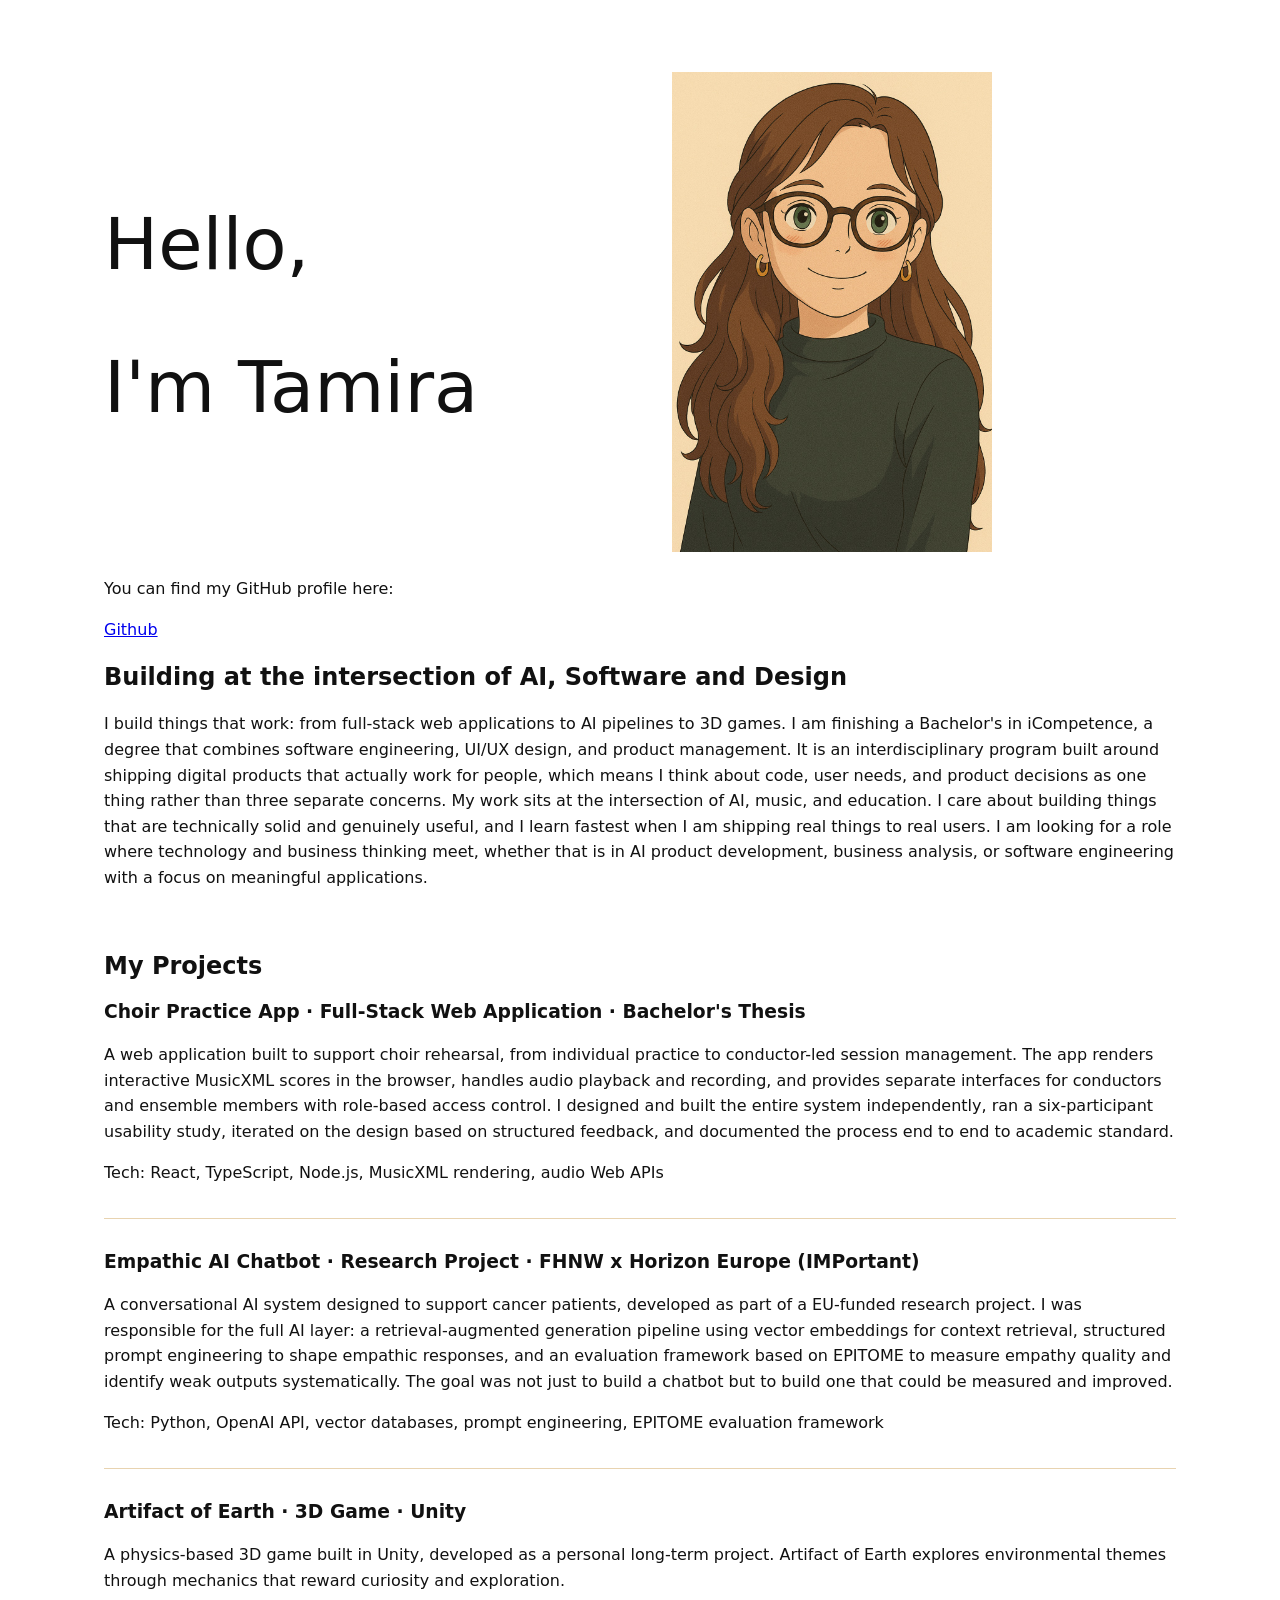
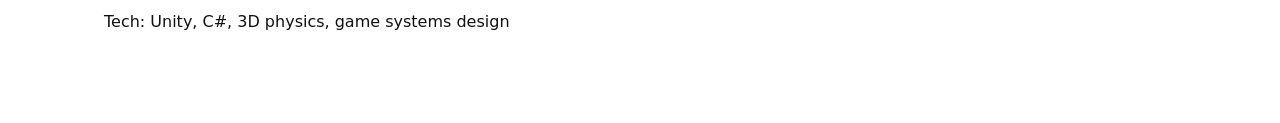
<file: index.html>
<!DOCTYPE html>
<html lang="en">
<head>
    <meta charset="UTF-8" name="viewport" content="width=device-width, initial-scale=1.0">

    <link rel="stylesheet" href="css/style.css">
    <title>Tamira Leber</title>
</head>
<body>
<div class="page">
    <section class="hero">
        <div class="page-header-text">
            <h1>Hello,</h1>
            <h1>I'm Tamira</h1>
        </div>
        <div class="page-header-image">
            <img src="assets/picture.jpeg">
        </div>
    </section>

    <section class="introduction">
        <p>You can find my GitHub profile here: </p>
        <a href="https://github.com/miranicad" target="_blank" rel="noopener">Github</a>
        <h2>Building at the intersection of AI, Software and Design</h2>
        <p>
            I build things that work: from full-stack web applications to AI pipelines to 3D games. I am finishing a
            Bachelor's in iCompetence, a degree that combines software engineering, UI/UX design, and product
            management. It is an interdisciplinary program built around shipping digital products that actually work for
            people, which means I think about code, user needs, and product decisions as one thing rather than three
            separate concerns. My work sits at the intersection of AI, music, and education. I care about building
            things that are technically solid and genuinely useful, and I learn fastest when I am shipping real things
            to real users.
            I am looking for a role where technology and business thinking meet, whether that is in AI product development, business analysis, or software engineering with a focus on meaningful applications.</p>

    </section>
    <br>
    <section class="projects">
        <h2>My Projects</h2>
        <h3>Choir Practice App · Full-Stack Web Application · Bachelor's Thesis</h3>
        <p>A web application built to support choir rehearsal, from individual practice to conductor-led session
            management. The app renders interactive MusicXML scores in the browser, handles audio playback and
            recording, and provides separate interfaces for conductors and ensemble members with role-based access
            control. I designed and built the entire system independently, ran a six-participant usability study,
            iterated on the design based on structured feedback, and documented the process end to end to academic
            standard.</p>
        <p>Tech: React, TypeScript, Node.js, MusicXML rendering, audio Web APIs</p>

        <h3>Empathic AI Chatbot · Research Project · FHNW x Horizon Europe (IMPortant)</h3>
        <p>A conversational AI system designed to support cancer patients, developed as part of a EU-funded research
            project. I was responsible for the full AI layer: a retrieval-augmented generation pipeline using vector
            embeddings for context retrieval, structured prompt engineering to shape empathic responses, and an
            evaluation framework based on EPITOME to measure empathy quality and identify weak outputs systematically.
            The goal was not just to build a chatbot but to build one that could be measured and improved.</p>
        <p>Tech: Python, OpenAI API, vector databases, prompt engineering, EPITOME evaluation framework</p>

        <h3>Artifact of Earth · 3D Game · Unity</h3>
        <p>A physics-based 3D game built in Unity, developed as a personal long-term project. Artifact of Earth explores
            environmental themes through mechanics that reward curiosity and exploration.</p>
        <p>Tech: Unity, C#, 3D physics, game systems design</p>


        <!--      <h3>Why hire me? Ask Tamira AI</h3>
           <p>A portfolio chatbot built with Streamlit and the OpenAI API, using RAG to answer questions about my background, projects and experience. Ask it anything.</p>
   <div class="embed">
         <button class="embed-start"
                 onclick="this.style.display='none'; this.nextElementSibling.style.display='block';">
             Start Chatbot
         </button>
         <iframe
                 style="display:none"
                 data-src="https://tamira-simple-llm-chatbot.streamlit.app/?embed=true"
                 title="Chatbot Demo"
                 sandbox="allow-scripts allow-same-origin allow-forms allow-popups"
                 allow="clipboard-read; clipboard-write"
                 onload="this.contentWindow"
         ></iframe>
         <script>
             document.querySelector('.embed-start').addEventListener('click', function () {
                 const iframe = this.nextElementSibling;
                 iframe.src = iframe.dataset.src;
             });
         </script>
     </div> -->

      </section>
  </div>
  </body>
  </html>
</file>
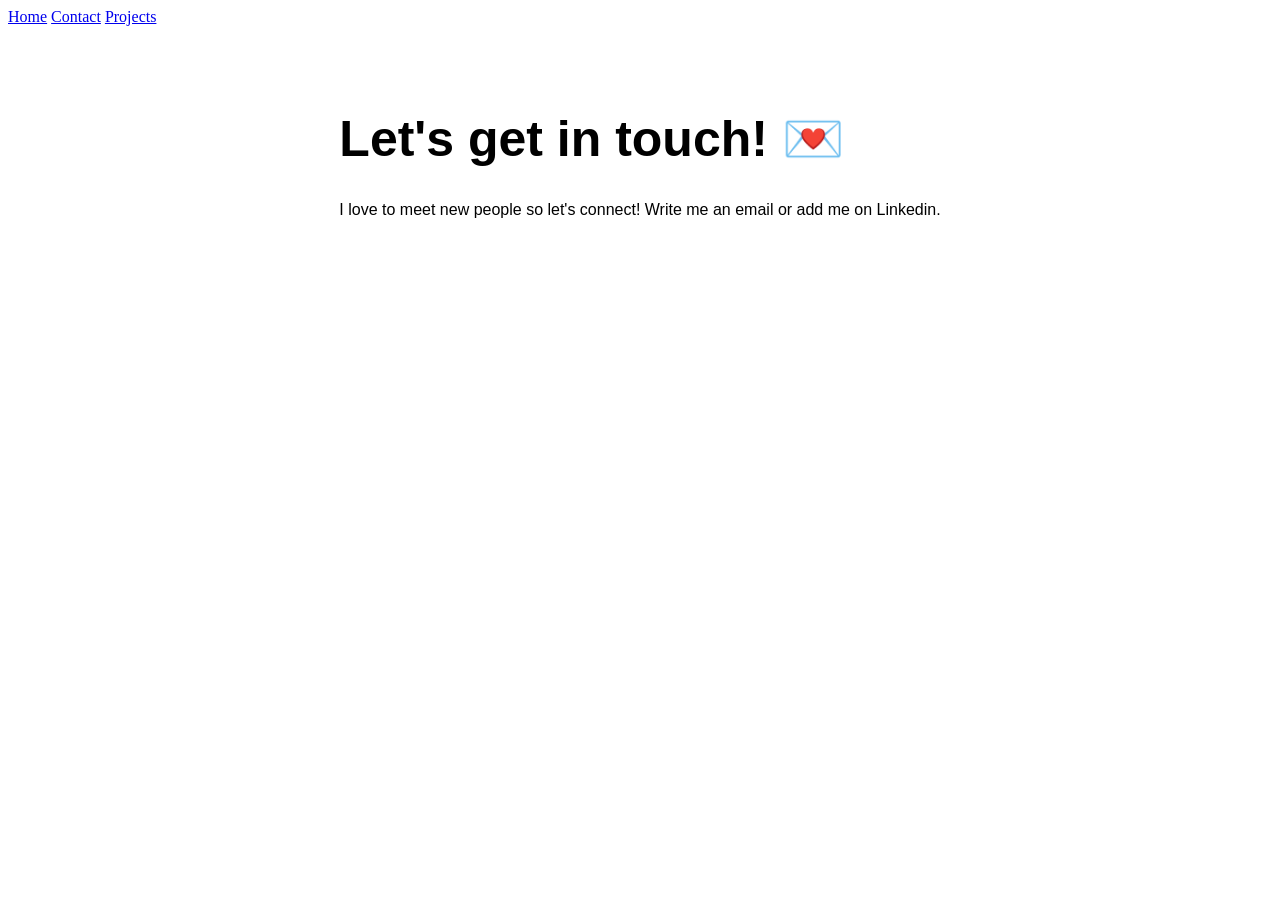
<file: contactme.html>
<!DOCTYPE html>
<html lang="en">
  <head>
    <meta charset="UTF-8" />
    <meta name="viewport" content="width=device-width, initial-scale=1.0" />
    <link rel="stylesheet" type="text/css" href="style.css" />
    <a href="./index.html">Home</a>
    <a href="./contactme.html">Contact</a>
    <a href="./projects.html">Projects</a>
    <title>Contact me</title>
  </head>
  <body>
    <div class="intro">
      <div class="welcome">
        <h1>Let's get in touch! 💌</h1>
        <p>
          I love to meet new people so let's connect! Write me an email or add
          me on Linkedin.
        </p>
      </div>
    </div>
  </body>
</html>
</file>
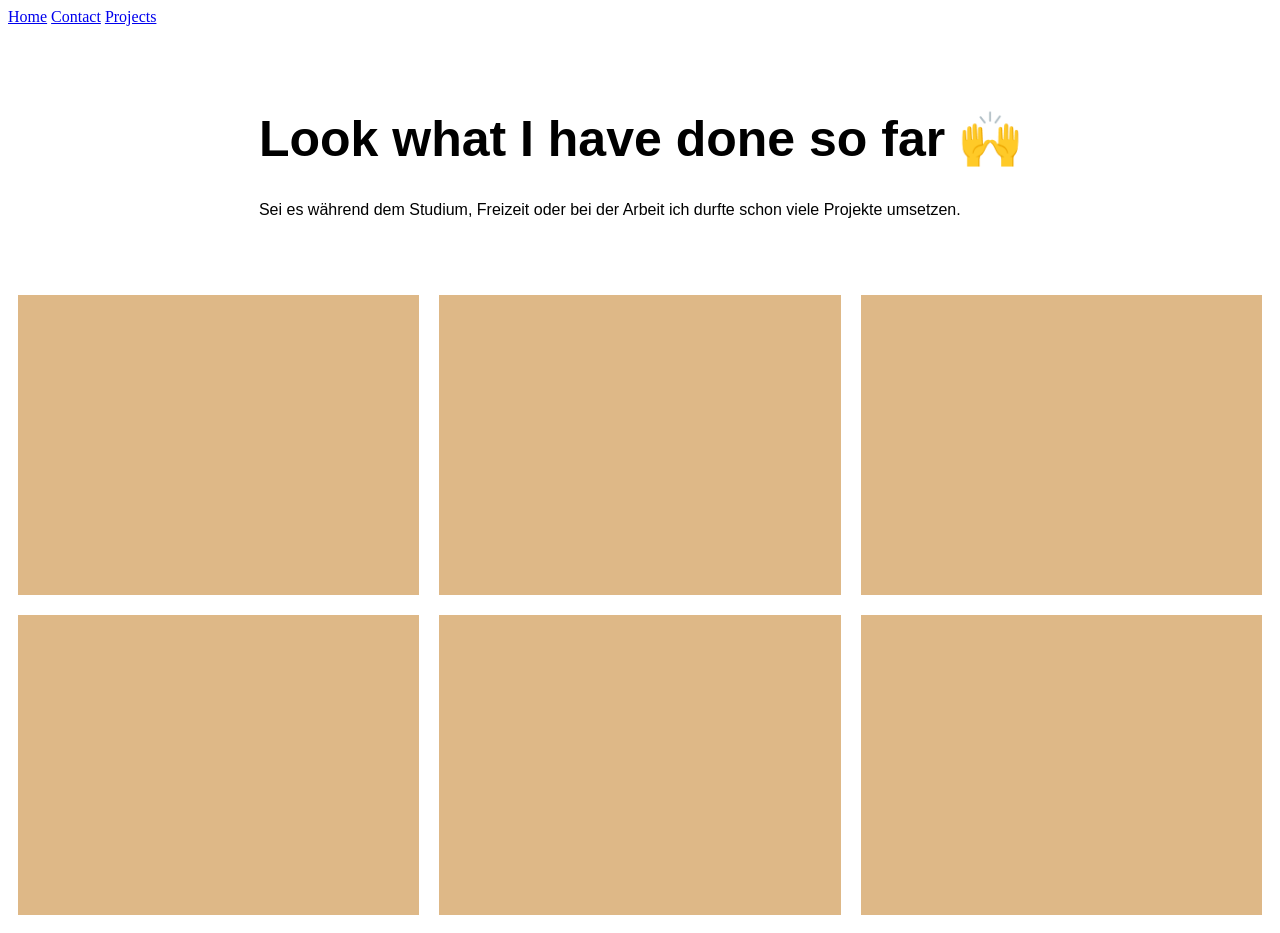
<file: projects.html>
<!DOCTYPE html>
<html lang="en">
  <head>
    <meta charset="UTF-8" />
    <meta name="viewport" content="width=device-width, initial-scale=1.0" />
    <link rel="stylesheet" type="text/css" href="style.css" />
    <a href="./index.html">Home</a>
    <a href="./contactme.html">Contact</a>
    <a href="./projects.html">Projects</a>
    <title>Document</title>
  </head>
  <body>
    <div class="intro">
      <div class="welcome">
        <h1>Look what I have done so far 🙌</h1>
        <p>
          Sei es während dem Studium, Freizeit oder bei der Arbeit ich durfte
          schon viele Projekte umsetzen.
        </p>
      </div>
    </div>
    <div class="container">
      <div class="project"></div>
      <div class="project"></div>
      <div class="project"></div>
      <div class="project"></div>
      <div class="project"></div>
      <div class="project"></div>
    </div>
  </body>
</html>
</file>
<file: css/style.css>
:root {
    --color-bg: #ffffff;
    --color-text: #111111;
    --color-accent: #8b5e3c;
    --color-accent-soft: #e8d3b0;
    --color-bg-start: #fbf7f2;
    --color-bg-end: #f6e6c9;

    --shadow-soft: 0 20px 40px rgba(59, 47, 42, 0.12);

    --font-base: system-ui, sans-serif;

    --space-sm: 0.5rem;
    --space-md: 1rem;
    --space-lg: 2rem;
}

body{
    background: var(--color-bg);
    font-family: var(--font-base);
    color: var(--color-text);
    line-height: 1.6;
}
.page{
    padding: 2rem 1.25rem;
    margin: 0 auto;
    max-width: 1200px;
}

h1{
    font-size: 3rem;
    line-height: 1;
    font-weight: lighter;

}
.hero {
    display: flex;
    flex-direction: column;
    align-items: center;
    gap: 3rem;
    text-align: center;
}

.page-header-image {
    flex: 1;
}

.page-header-text {
    flex: 1;
}

.page-header-image img {
    width: 80%;
    max-width: 320px;
    height: auto;
}

 h2, h3 {
    line-height: 1.2;
}

@media (min-width: 768px) {
    .page {
        padding: 3rem 3rem;
    }

    .hero {
        flex-direction: row;
        text-align: left;
        gap: 4rem;
    }

    h1{
        font-size: 3.5rem;
        line-height: 1.15;
    }

}

@media (min-width: 1024px) {
    .page {
        padding: 4rem 6rem;

    }

    h1 {
        font-size: 4.5rem;
    }

    .page-header-image img {
        max-width: 320px;
    }
}

.projects h3 {
    padding-top: var(--space-lg);
    margin-top: var(--space-lg);
    border-top: 1px solid var(--color-accent-soft);
}

.projects h3:first-of-type {
    border-top: none;
    margin-top: 0;
    padding-top: 0;
}

.embed {
    position: relative;
    width: 100%;
    margin: 1rem 0;
}

.embed-start {
    width: 100%;
    height: 200px;
    border: 1px solid var(--color-accent-soft);
    border-radius: 12px;
    background: var(--color-bg-start);
    color: var(--color-accent);
    font-size: 1.1rem;
    cursor: pointer;
    transition: background 0.2s ease;
}

.embed-start:hover {
    background: var(--color-accent-soft);
}

.embed iframe {
    width: 100%;
    height: 700px;
    border: 0;
    border-radius: 12px;
}
</file>
<file: style.css>
h1 {
  color: black;
  font-size: 50px;
}
h2 {
  color: black;
}

img {
  width: 100%;
}

p {
  color: black;
  font-family: Roboto, Arial, sans-serif;
}
.welcome {
  padding: 50px;
}

.pictureofmyself {
  margin: 100px;
  width: 300px;
}
.text {
  margin: 25px;
  display: flex;
  align-items: center;
  justify-content: center;
}

.cat {
  margin: 100px;
  width: 400px;
}

.catbox {
  display: flex;
  justify-content: center;
}

.intro {
  display: flex;
  align-items: center;
  justify-content: center;

  font-family: Roboto, Arial, sans-serif;
}
.getintouch {
  display: flex;
  padding-top: 50px;
}

.container {
  display: flex;
  flex-wrap: wrap;
  justify-content: space-around;
}
.project {
  margin: 10px;
  width: 300px;
  flex-grow: 1;
  height: 300px;
  background: burlywood;
}

@media (max-width: 668px) {
  .intro {
    flex-direction: column;
  }
  .pictureofmyself {
    margin: 0px;
  }
}

@media ((min-width: 668px )and (max-width: 1023px)) {
  .intro {
    flex-direction: column;
  }
  .pictureofmyself {
    margin: 0px;
  }
}
</file>
